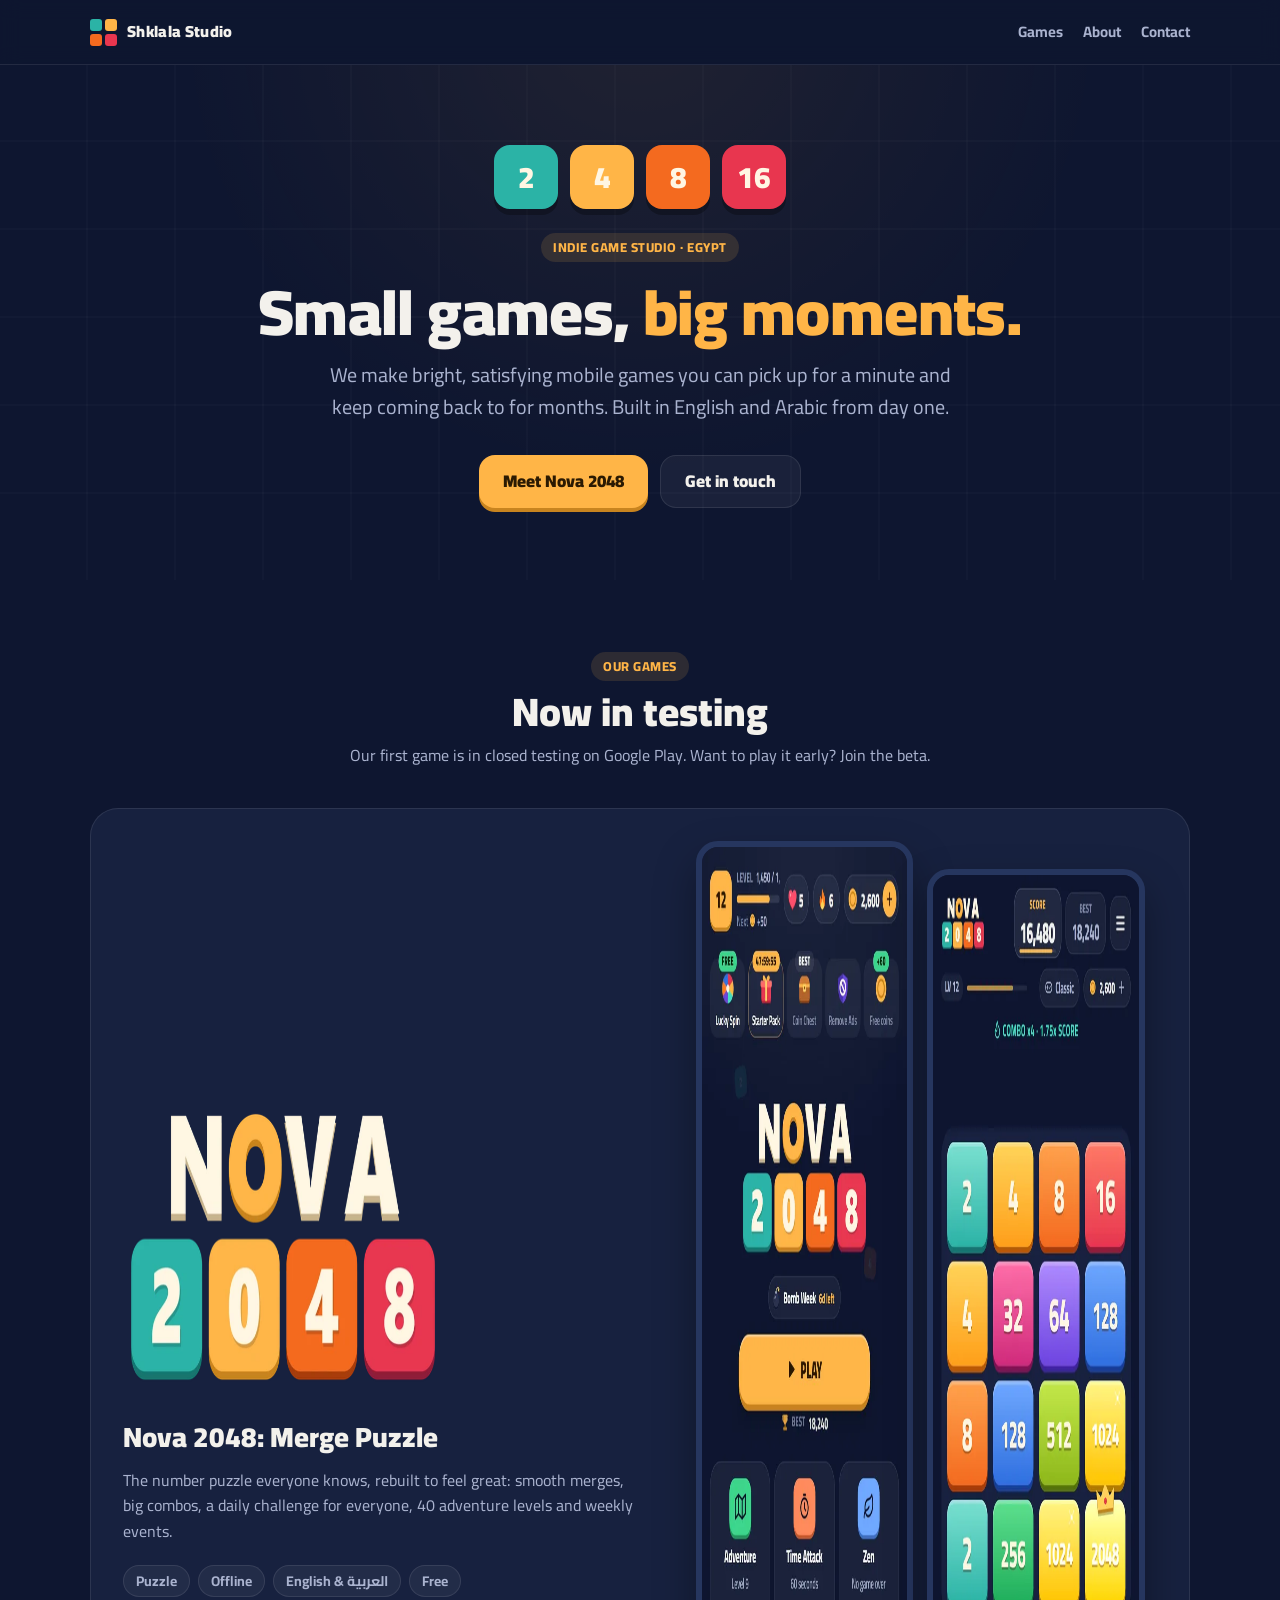
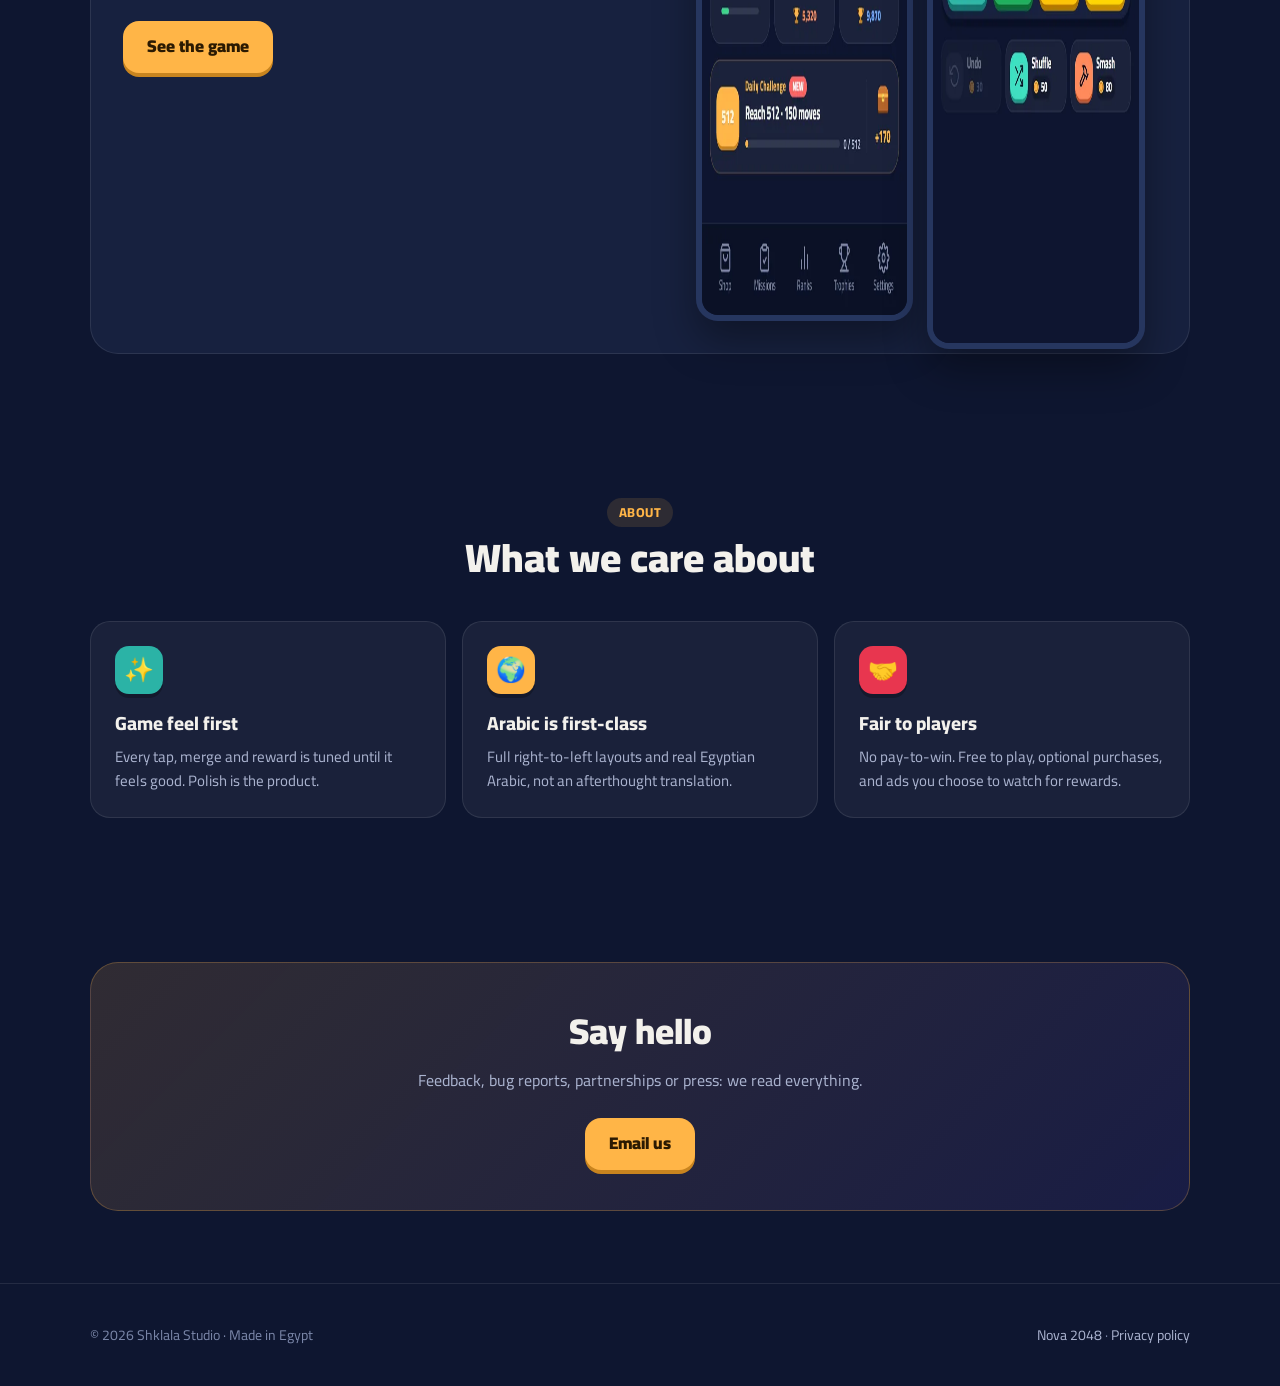
<file: index.html>
<!doctype html>
<html lang="en">
<head>
<meta charset="utf-8">
<meta name="viewport" content="width=device-width,initial-scale=1">
<title>Shklala Studio | Mobile games from Egypt</title>
<meta name="description" content="Shklala Studio is an independent game studio from Egypt making bright, satisfying mobile puzzle games. Meet Nova 2048.">
<meta property="og:title" content="Shklala Studio">
<meta property="og:description" content="Bright, satisfying mobile games from Egypt. Meet Nova 2048.">
<meta property="og:image" content="https://shklala.github.io/assets/nova-feature.png">
<meta name="theme-color" content="#0e1630">
<link rel="icon" href="nova2048/icon.png">
<link rel="preconnect" href="https://fonts.googleapis.com"><link rel="preconnect" href="https://fonts.gstatic.com" crossorigin>
<link href="https://fonts.googleapis.com/css2?family=Cairo:wght@400;600;700;800;900&display=swap" rel="stylesheet">
<link rel="stylesheet" href="assets/site.css">
</head>
<body>
<header class="top"><div class="wrap">
  <a class="brand" href="./"><span class="mark"><i></i><i></i><i></i><i></i></span>Shklala Studio</a>
  <nav class="nav"><a href="#games">Games</a><a href="#about">About</a><a href="#contact">Contact</a></nav>
</div></header>

<main>
  <div class="hero grid-bg"><div class="wrap">
    <div class="tiles" aria-hidden="true"><span>2</span><span>4</span><span>8</span><span>16</span></div>
    <span class="badge">INDIE GAME STUDIO · EGYPT</span>
    <h1>Small games, <em>big moments.</em></h1>
    <p class="lead">We make bright, satisfying mobile games you can pick up for a minute and keep coming back to for months. Built in English and Arabic from day one.</p>
    <div class="cta-row">
      <a class="btn" href="nova2048/">Meet Nova 2048</a>
      <a class="btn alt" href="#contact">Get in touch</a>
    </div>
  </div></div>

  <section id="games"><div class="wrap">
    <div class="sec-head"><span class="badge">OUR GAMES</span><h2>Now in testing</h2><p>Our first game is in closed testing on Google Play. Want to play it early? Join the beta.</p></div>
    <article class="game">
      <div>
        <img class="logo" src="assets/nova-logo.webp" alt="Nova 2048" width="600" height="305">
        <h3>Nova 2048: Merge Puzzle</h3>
        <p>The number puzzle everyone knows, rebuilt to feel great: smooth merges, big combos, a daily challenge for everyone, 40 adventure levels and weekly events.</p>
        <div class="tags"><span>Puzzle</span><span>Offline</span><span>English &amp; العربية</span><span>Free</span></div>
        <a class="btn" href="nova2048/">See the game</a>
      </div>
      <div class="phones">
        <img src="nova2048/shots/01-home.webp" alt="Nova 2048 home screen" loading="lazy" width="540" height="1080">
        <img src="nova2048/shots/02-gameplay.webp" alt="Nova 2048 gameplay" loading="lazy" width="540" height="1080">
      </div>
    </article>
  </div></section>

  <section id="about"><div class="wrap">
    <div class="sec-head"><span class="badge">ABOUT</span><h2>What we care about</h2></div>
    <div class="features">
      <div class="feat"><div class="ic" style="background:var(--teal)">✨</div><h3>Game feel first</h3><p>Every tap, merge and reward is tuned until it feels good. Polish is the product.</p></div>
      <div class="feat"><div class="ic" style="background:var(--accent)">🌍</div><h3>Arabic is first-class</h3><p>Full right-to-left layouts and real Egyptian Arabic, not an afterthought translation.</p></div>
      <div class="feat"><div class="ic" style="background:var(--red)">🤝</div><h3>Fair to players</h3><p>No pay-to-win. Free to play, optional purchases, and ads you choose to watch for rewards.</p></div>
    </div>
  </div></section>

  <section id="contact"><div class="wrap">
    <div class="panel">
      <h2>Say hello</h2>
      <p>Feedback, bug reports, partnerships or press: we read everything.</p>
      <a class="btn" href="mailto:omar55138@gmail.com?subject=Shklala%20Studio">Email us</a>
    </div>
  </div></section>
</main>

<footer><div class="wrap">
  <span>© 2026 Shklala Studio · Made in Egypt</span>
  <span><a href="nova2048/">Nova 2048</a> · <a href="nova2048/privacy.html">Privacy policy</a></span>
</div></footer>
</body>
</html>
</file>
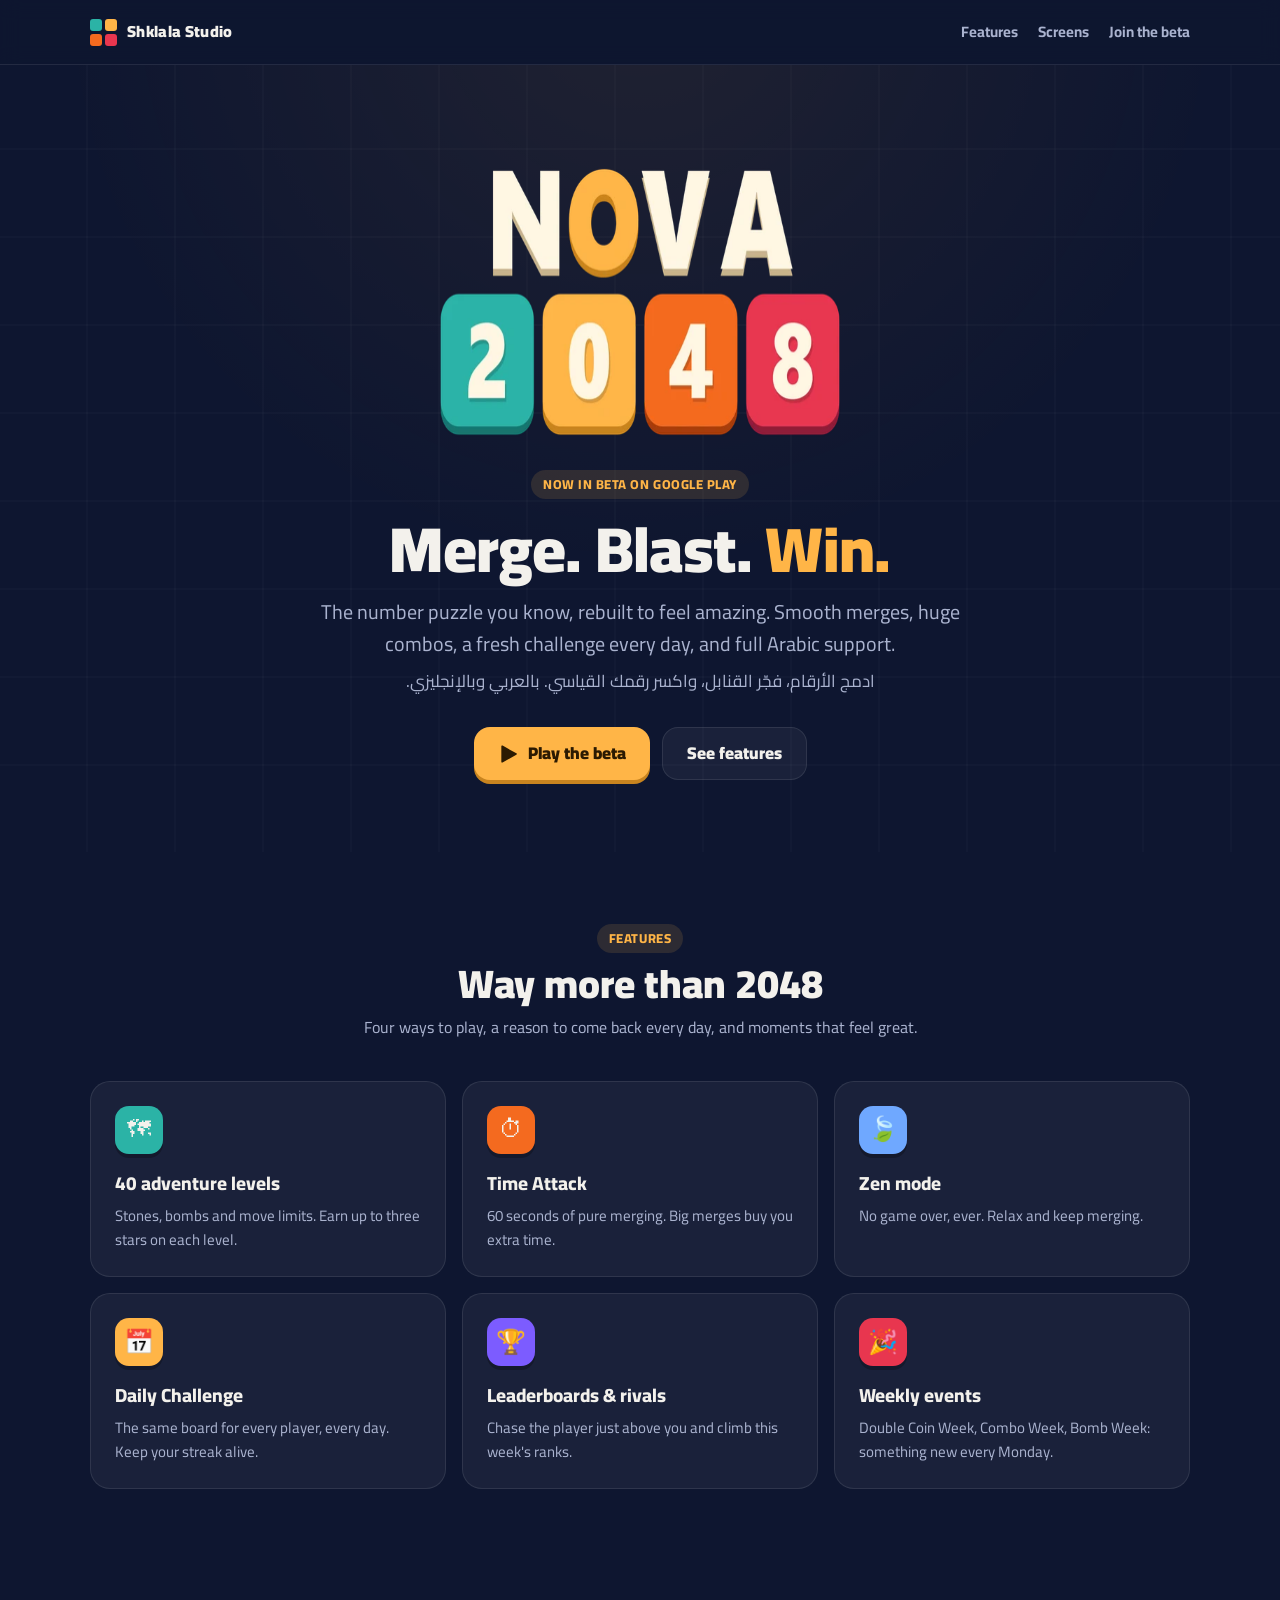
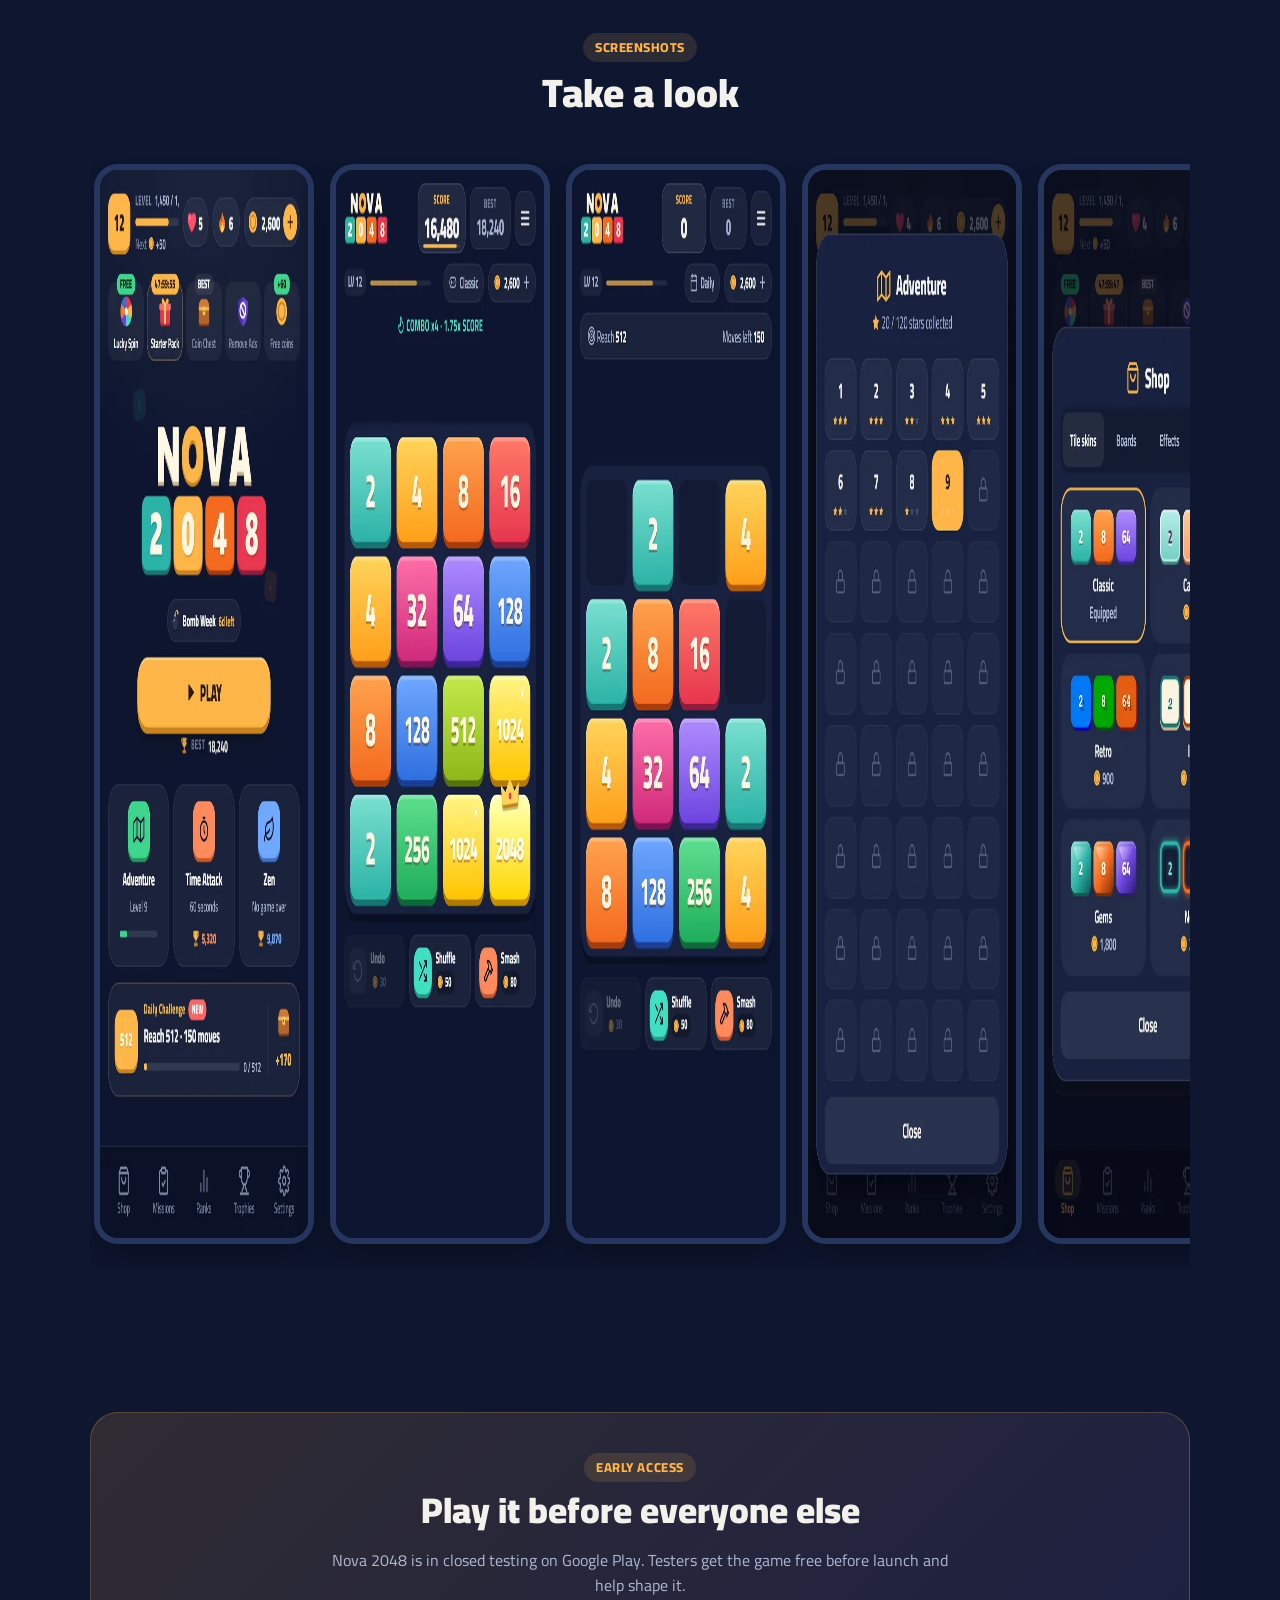
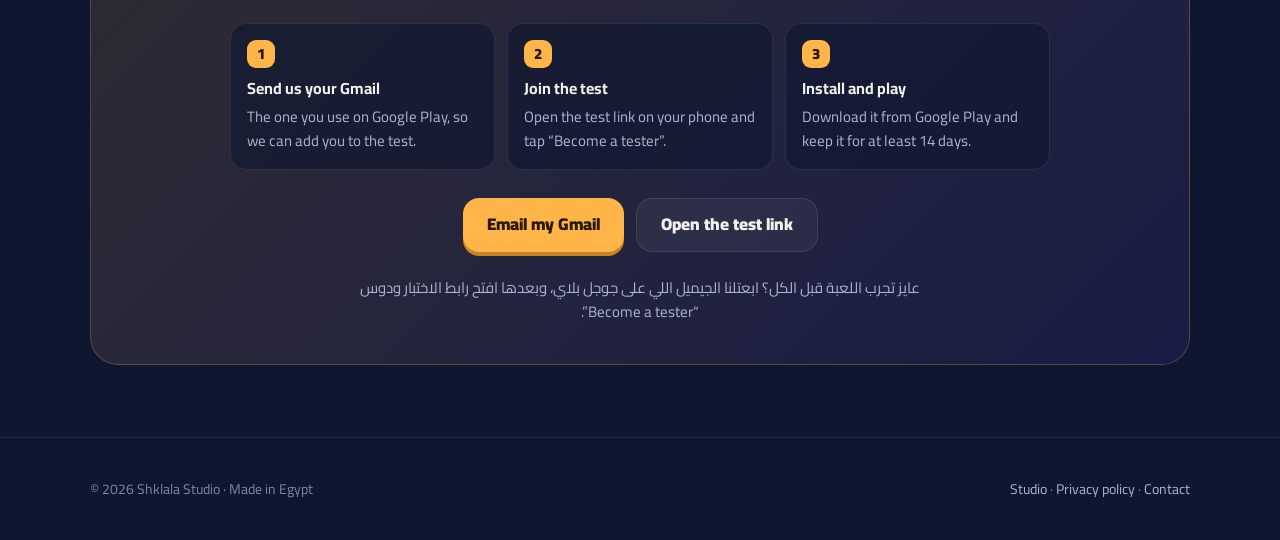
<file: nova2048/index.html>
<!doctype html>
<html lang="en">
<head>
<meta charset="utf-8">
<meta name="viewport" content="width=device-width,initial-scale=1">
<title>Nova 2048: Merge Puzzle | Shklala Studio</title>
<meta name="description" content="Nova 2048 is a bright, satisfying merge puzzle: smooth combos, a daily challenge, 40 adventure levels, weekly events and full Arabic support. Join the beta on Google Play.">
<meta property="og:title" content="Nova 2048: Merge Puzzle">
<meta property="og:description" content="Merge tiles, blast bombs and climb the ranks. Join the beta on Google Play.">
<meta property="og:image" content="https://shklala.github.io/assets/nova-feature.png">
<meta name="theme-color" content="#0e1630">
<link rel="icon" href="icon.png">
<link rel="preconnect" href="https://fonts.googleapis.com"><link rel="preconnect" href="https://fonts.gstatic.com" crossorigin>
<link href="https://fonts.googleapis.com/css2?family=Cairo:wght@400;600;700;800;900&display=swap" rel="stylesheet">
<link rel="stylesheet" href="../assets/site.css">
</head>
<body>
<header class="top"><div class="wrap">
  <a class="brand" href="../"><span class="mark"><i></i><i></i><i></i><i></i></span>Shklala Studio</a>
  <nav class="nav"><a href="#features">Features</a><a href="#screens">Screens</a><a href="#beta">Join the beta</a></nav>
</div></header>

<main>
  <div class="hero grid-bg"><div class="wrap">
    <img src="../assets/nova-logo.webp" alt="Nova 2048" width="600" height="305" style="width:min(420px,86%);margin:0 auto 20px">
    <span class="badge">NOW IN BETA ON GOOGLE PLAY</span>
    <h1>Merge. Blast. <em>Win.</em></h1>
    <p class="lead">The number puzzle you know, rebuilt to feel amazing. Smooth merges, huge combos, a fresh challenge every day, and full Arabic support.</p>
    <p class="lead ar" dir="rtl" lang="ar" style="margin-top:8px;font-size:17px">ادمج الأرقام، فجّر القنابل، واكسر رقمك القياسي. بالعربي وبالإنجليزي.</p>
    <div class="cta-row">
      <a class="btn" href="#beta"><svg viewBox="0 0 24 24" fill="currentColor" aria-hidden="true"><path d="M4 2.8v18.4a1 1 0 0 0 1.5.86L22 12.9a1 1 0 0 0 0-1.72L5.5 1.94A1 1 0 0 0 4 2.8z"/></svg>Play the beta</a>
      <a class="btn alt" href="#features">See features</a>
    </div>
  </div></div>

  <section id="features"><div class="wrap">
    <div class="sec-head"><span class="badge">FEATURES</span><h2>Way more than 2048</h2><p>Four ways to play, a reason to come back every day, and moments that feel great.</p></div>
    <div class="features">
      <div class="feat"><div class="ic" style="background:var(--teal)">🗺</div><h3>40 adventure levels</h3><p>Stones, bombs and move limits. Earn up to three stars on each level.</p></div>
      <div class="feat"><div class="ic" style="background:var(--orange)">⏱</div><h3>Time Attack</h3><p>60 seconds of pure merging. Big merges buy you extra time.</p></div>
      <div class="feat"><div class="ic" style="background:#6fa8ff">🍃</div><h3>Zen mode</h3><p>No game over, ever. Relax and keep merging.</p></div>
      <div class="feat"><div class="ic" style="background:var(--accent)">📅</div><h3>Daily Challenge</h3><p>The same board for every player, every day. Keep your streak alive.</p></div>
      <div class="feat"><div class="ic" style="background:var(--violet)">🏆</div><h3>Leaderboards &amp; rivals</h3><p>Chase the player just above you and climb this week's ranks.</p></div>
      <div class="feat"><div class="ic" style="background:var(--red)">🎉</div><h3>Weekly events</h3><p>Double Coin Week, Combo Week, Bomb Week: something new every Monday.</p></div>
    </div>
  </div></section>

  <section id="screens"><div class="wrap">
    <div class="sec-head"><span class="badge">SCREENSHOTS</span><h2>Take a look</h2></div>
    <div class="shots">
      <img src="shots/01-home.webp" alt="Home screen with level, rewards and game modes" loading="lazy" width="540" height="1080">
      <img src="shots/02-gameplay.webp" alt="Gameplay with a big combo" loading="lazy" width="540" height="1080">
      <img src="shots/03-daily.webp" alt="Daily Challenge" loading="lazy" width="540" height="1080">
      <img src="shots/04-adventure.webp" alt="Adventure level map" loading="lazy" width="540" height="1080">
      <img src="shots/05-effects.webp" alt="Tile skins shop" loading="lazy" width="540" height="1080">
      <img src="shots/06-arabic.webp" alt="Home screen in Arabic" loading="lazy" width="540" height="1080">
    </div>
  </div></section>

  <section id="beta"><div class="wrap">
    <div class="panel">
      <span class="badge">EARLY ACCESS</span>
      <h2>Play it before everyone else</h2>
      <p>Nova 2048 is in closed testing on Google Play. Testers get the game free before launch and help shape it.</p>
      <div class="steps">
        <div><span class="n">1</span><b>Send us your Gmail</b>The one you use on Google Play, so we can add you to the test.</div>
        <div><span class="n">2</span><b>Join the test</b>Open the test link on your phone and tap “Become a tester”.</div>
        <div><span class="n">3</span><b>Install and play</b>Download it from Google Play and keep it for at least 14 days.</div>
      </div>
      <div class="cta-row" style="display:flex;flex-wrap:wrap;gap:12px;justify-content:center">
        <a class="btn" href="mailto:omar55138@gmail.com?subject=Nova%202048%20beta%20tester&body=Hi!%20Please%20add%20me%20to%20the%20Nova%202048%20test.%20My%20Google%20Play%20Gmail%20is%3A%20">Email my Gmail</a>
        <a class="btn alt" href="https://play.google.com/apps/testing/com.shklala.nova2048">Open the test link</a>
      </div>
      <p class="ar" dir="rtl" lang="ar" style="margin:24px auto 0;font-size:15px">عايز تجرب اللعبة قبل الكل؟ ابعتلنا الجيميل اللي على جوجل بلاي، وبعدها افتح رابط الاختبار ودوس “Become a tester”.</p>
    </div>
  </div></section>
</main>

<footer><div class="wrap">
  <span>© 2026 Shklala Studio · Made in Egypt</span>
  <span><a href="../">Studio</a> · <a href="privacy.html">Privacy policy</a> · <a href="mailto:omar55138@gmail.com">Contact</a></span>
</div></footer>
</body>
</html>
</file>
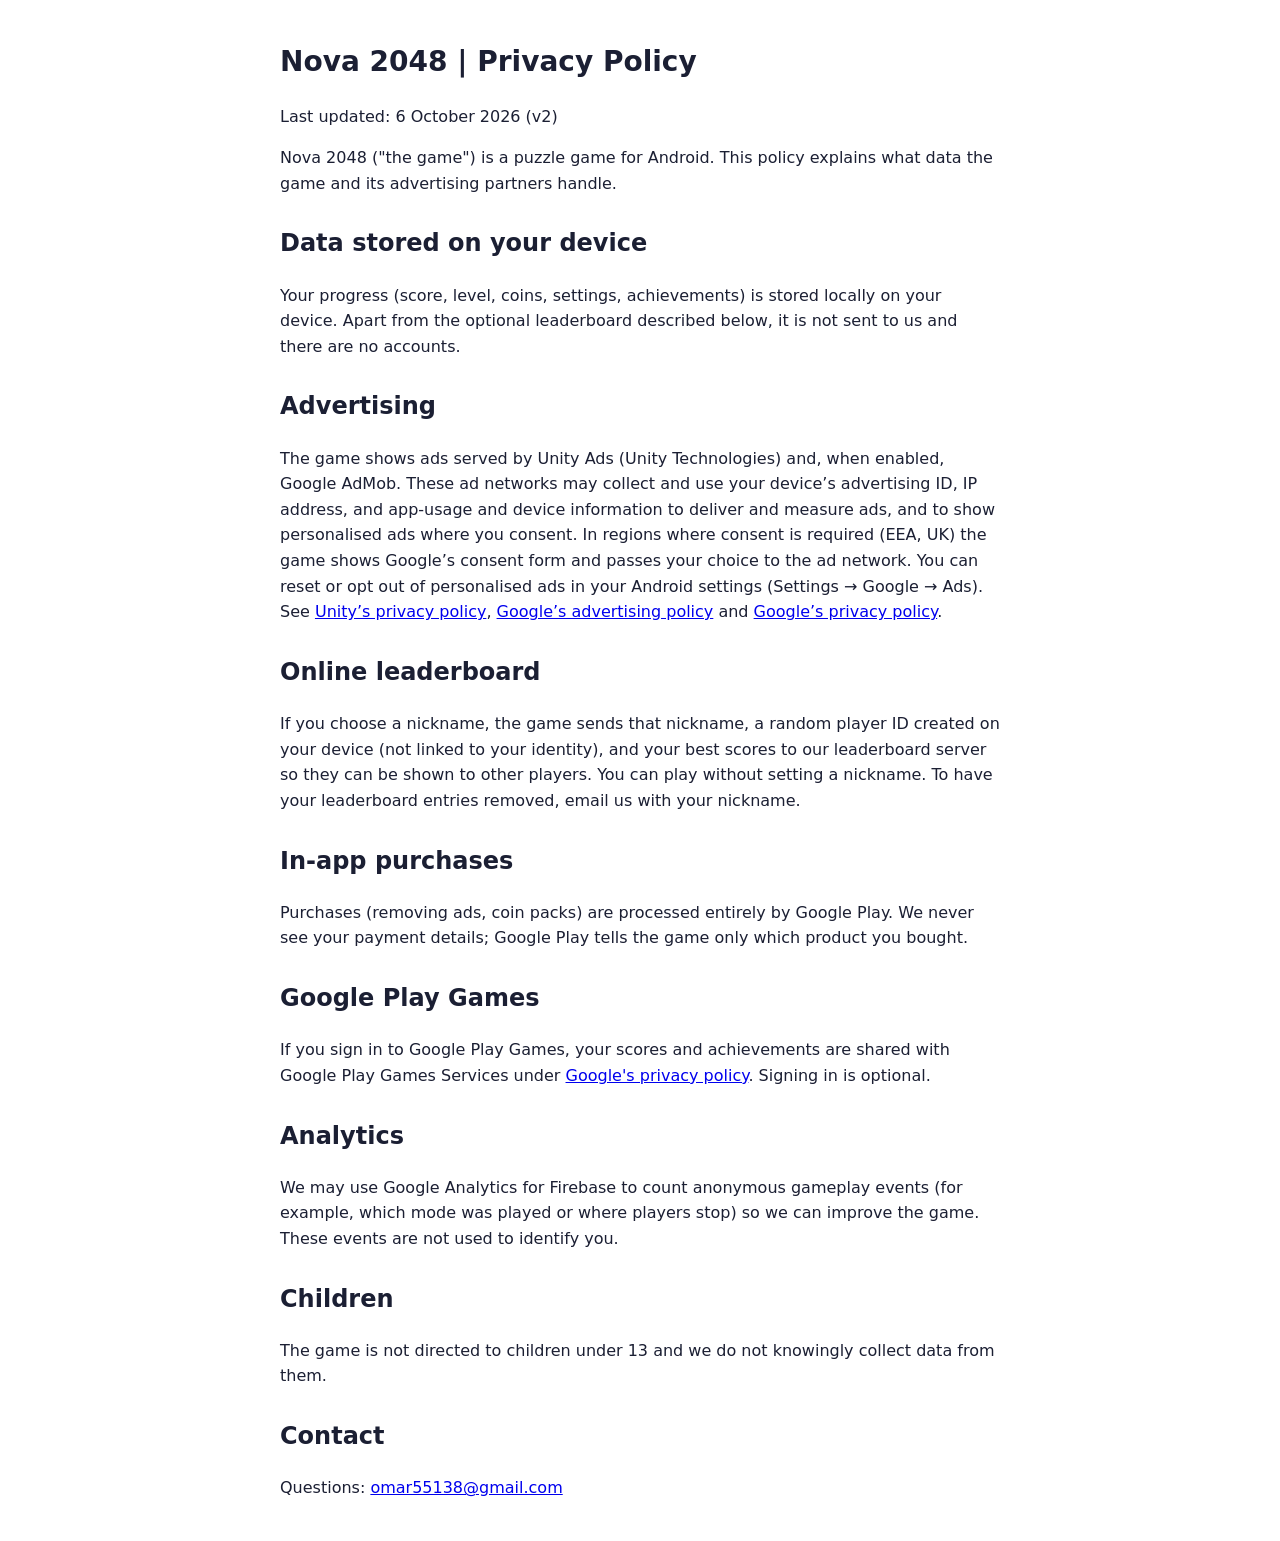
<file: nova2048/privacy.html>
<!doctype html><html lang="en"><head><meta charset="utf-8"><meta name="viewport" content="width=device-width,initial-scale=1">
<title>Nova 2048 | Privacy Policy</title>
<style>body{font:16px/1.6 system-ui,sans-serif;max-width:720px;margin:40px auto;padding:0 16px;color:#1b1f33}h1{font-size:28px}h2{margin-top:28px}</style></head><body>
<h1>Nova 2048 | Privacy Policy</h1>
<p>Last updated: 6 October 2026 (v2)</p>
<p>Nova 2048 ("the game") is a puzzle game for Android. This policy explains what data the game and its advertising partners handle.</p>
<h2>Data stored on your device</h2>
<p>Your progress (score, level, coins, settings, achievements) is stored locally on your device. Apart from the optional leaderboard described below, it is not sent to us and there are no accounts.</p>
<h2>Advertising</h2>
<p>The game shows ads served by Unity Ads (Unity Technologies) and, when enabled, Google AdMob. These ad networks may collect and use your device’s advertising ID, IP address, and app-usage and device information to deliver and measure ads, and to show personalised ads where you consent. In regions where consent is required (EEA, UK) the game shows Google’s consent form and passes your choice to the ad network. You can reset or opt out of personalised ads in your Android settings (Settings → Google → Ads). See <a href="https://unity.com/legal/privacy-policy">Unity’s privacy policy</a>, <a href="https://policies.google.com/technologies/ads">Google’s advertising policy</a> and <a href="https://policies.google.com/privacy">Google’s privacy policy</a>.</p>
<h2>Online leaderboard</h2>
<p>If you choose a nickname, the game sends that nickname, a random player ID created on your device (not linked to your identity), and your best scores to our leaderboard server so they can be shown to other players. You can play without setting a nickname. To have your leaderboard entries removed, email us with your nickname.</p>
<h2>In-app purchases</h2>
<p>Purchases (removing ads, coin packs) are processed entirely by Google Play. We never see your payment details; Google Play tells the game only which product you bought.</p>
<h2>Google Play Games</h2>
<p>If you sign in to Google Play Games, your scores and achievements are shared with Google Play Games Services under <a href="https://policies.google.com/privacy">Google's privacy policy</a>. Signing in is optional.</p>
<h2>Analytics</h2>
<p>We may use Google Analytics for Firebase to count anonymous gameplay events (for example, which mode was played or where players stop) so we can improve the game. These events are not used to identify you.</p>
<h2>Children</h2>
<p>The game is not directed to children under 13 and we do not knowingly collect data from them.</p>
<h2>Contact</h2>
<p>Questions: <a href="mailto:omar55138@gmail.com">omar55138@gmail.com</a></p>
</body></html>
</file>
<file: assets/site.css>
/* Shklala Studio — shared styles. Same palette as Nova 2048: midnight board, cream text, amber accent, tile colours. */
:root{
  --bg:#0e1630; --bg2:#17213f; --surface:rgba(255,255,255,.05); --line:rgba(255,255,255,.09);
  --text:#f3f1ec; --text-2:#aab3cf; --text-3:#7a86a8; --accent:#ffb547; --accent-lip:#c8841f; --ink:#2b1a02;
  --teal:#2bb3a6; --orange:#f46a1f; --red:#e8364f; --violet:#7c5cff;
  --r:20px; --font:"Cairo",system-ui,-apple-system,"Segoe UI",Roboto,sans-serif;
}
*{box-sizing:border-box}
html{scroll-behavior:smooth}
body{margin:0;font:16px/1.6 var(--font);color:var(--text);background:var(--bg);-webkit-font-smoothing:antialiased}
a{color:var(--accent);text-decoration:none}
a:hover{text-decoration:underline}
img{max-width:100%;display:block}
.wrap{width:min(1100px,100% - 32px);margin-inline:auto}

/* faint board grid behind the hero */
.grid-bg{position:relative;overflow:hidden}
.grid-bg::before{content:"";position:absolute;inset:0;pointer-events:none;opacity:.55;
  background:radial-gradient(circle at 50% -10%,rgba(255,181,71,.14),transparent 55%),
    repeating-linear-gradient(0deg,transparent 0 86px,rgba(255,255,255,.035) 86px 88px),
    repeating-linear-gradient(90deg,transparent 0 86px,rgba(255,255,255,.035) 86px 88px)}
.grid-bg>*{position:relative}

/* header */
.top{position:sticky;top:0;z-index:10;background:rgba(14,22,48,.82);backdrop-filter:blur(10px);border-bottom:1px solid var(--line)}
.top .wrap{display:flex;align-items:center;gap:16px;min-height:64px}
.brand{display:flex;align-items:center;gap:10px;color:var(--text);font-weight:900;letter-spacing:.02em}
.brand:hover{text-decoration:none}
.mark{display:grid;grid-template-columns:repeat(2,12px);gap:3px}
.mark i{width:12px;height:12px;border-radius:3px;display:block}
.mark i:nth-child(1){background:var(--teal)}.mark i:nth-child(2){background:var(--accent)}
.mark i:nth-child(3){background:var(--orange)}.mark i:nth-child(4){background:var(--red)}
.nav{margin-inline-start:auto;display:flex;gap:20px;font-weight:700;font-size:15px}
.nav a{color:var(--text-2)}
.nav a:hover{color:var(--text);text-decoration:none}

/* buttons */
.btn{display:inline-flex;align-items:center;justify-content:center;gap:10px;min-height:52px;padding:12px 24px;border-radius:16px;
  background:var(--accent);color:var(--ink);font-weight:900;font-size:17px;box-shadow:0 4px 0 var(--accent-lip);transition:transform .1s,box-shadow .1s}
.btn:hover{text-decoration:none;transform:translateY(-1px)}
.btn:active{transform:translateY(3px);box-shadow:0 1px 0 var(--accent-lip)}
.btn.alt{background:var(--surface);color:var(--text);border:1px solid var(--line);box-shadow:none}
.btn svg{width:20px;height:20px}
.badge{display:inline-flex;align-items:center;gap:6px;padding:4px 12px;border-radius:999px;background:rgba(255,181,71,.13);color:var(--accent);font-weight:800;font-size:13px;letter-spacing:.04em}

/* hero */
.hero{padding:80px 0 72px;text-align:center}
.hero h1{margin:16px 0 12px;font-size:clamp(36px,6vw,64px);line-height:1.08;font-weight:900;letter-spacing:-.01em}
.hero h1 em{font-style:normal;color:var(--accent)}
.hero p.lead{margin:0 auto;max-width:640px;font-size:clamp(17px,2.2vw,20px);color:var(--text-2)}
.hero .cta-row{display:flex;flex-wrap:wrap;justify-content:center;gap:12px;margin-top:32px}
.tiles{display:flex;justify-content:center;gap:12px;margin:0 auto 24px}
.tiles span{display:grid;place-items:center;width:64px;height:64px;border-radius:16px;font-weight:900;font-size:30px;color:#fff6e3;
  box-shadow:0 6px 0 rgba(0,0,0,.28);animation:pop .7s cubic-bezier(.3,1.5,.5,1) backwards}
.tiles span:nth-child(1){background:var(--teal)}.tiles span:nth-child(2){background:var(--accent);animation-delay:.08s}
.tiles span:nth-child(3){background:var(--orange);animation-delay:.16s}.tiles span:nth-child(4){background:var(--red);animation-delay:.24s}
@keyframes pop{0%{transform:translateY(-24px) scale(.5);opacity:0}100%{transform:none;opacity:1}}

/* sections */
section{padding:72px 0}
.sec-head{text-align:center;margin-bottom:40px}
.sec-head h2{margin:8px 0 8px;font-size:clamp(28px,4vw,40px);font-weight:900;line-height:1.15}
.sec-head p{margin:0 auto;max-width:600px;color:var(--text-2)}

/* game card (studio page) */
.game{display:grid;grid-template-columns:1.1fr 1fr;gap:40px;align-items:center;padding:32px;border-radius:28px;background:var(--bg2);border:1px solid var(--line)}
.game img.logo{width:min(320px,100%)}
.game h3{margin:20px 0 8px;font-size:28px;font-weight:900}
.game p{color:var(--text-2);margin:0 0 20px}
.game .phones{display:flex;gap:14px;justify-content:center}
.game .phones img{width:46%;max-width:220px;border-radius:22px;border:6px solid #26365f;box-shadow:0 20px 40px rgba(0,0,0,.35)}
.game .phones img:nth-child(2){transform:translateY(28px)}
.tags{display:flex;flex-wrap:wrap;gap:8px;margin-bottom:24px}
.tags span{padding:4px 12px;border-radius:999px;background:var(--surface);border:1px solid var(--line);font-size:14px;font-weight:700;color:var(--text-2)}

/* feature grid */
.features{display:grid;grid-template-columns:repeat(3,1fr);gap:16px}
.feat{padding:24px;border-radius:var(--r);background:var(--surface);border:1px solid var(--line)}
.feat .ic{display:grid;place-items:center;width:48px;height:48px;border-radius:14px;margin-bottom:14px;font-size:24px;box-shadow:0 4px 0 rgba(0,0,0,.25)}
.feat h3{margin:0 0 6px;font-size:19px;font-weight:800}
.feat p{margin:0;color:var(--text-2);font-size:15px}

/* screenshot strip */
.shots{display:flex;gap:16px;overflow-x:auto;padding:8px 4px 24px;scroll-snap-type:x mandatory;scrollbar-width:thin}
.shots img{flex:none;width:220px;border-radius:24px;border:6px solid #26365f;scroll-snap-align:center;box-shadow:0 16px 32px rgba(0,0,0,.3)}

/* beta / contact panel */
.panel{padding:40px;border-radius:28px;text-align:center;background:linear-gradient(135deg,rgba(255,181,71,.14),rgba(124,92,255,.10));border:1px solid rgba(255,181,71,.25)}
.panel h2{margin:0 0 8px;font-size:clamp(26px,3.5vw,36px);font-weight:900}
.panel p{margin:0 auto 24px;max-width:620px;color:var(--text-2)}
.steps{display:grid;grid-template-columns:repeat(3,1fr);gap:12px;margin:0 auto 28px;max-width:820px;text-align:start}
.steps div{padding:16px;border-radius:16px;background:rgba(14,22,48,.6);border:1px solid var(--line);font-size:15px;color:var(--text-2)}
.steps b{display:block;color:var(--text);font-size:16px;margin-bottom:4px}
.steps .n{display:inline-grid;place-items:center;width:28px;height:28px;border-radius:9px;background:var(--accent);color:var(--ink);font-weight:900;margin-bottom:8px}

/* footer */
footer{padding:40px 0;border-top:1px solid var(--line);color:var(--text-3);font-size:14px}
footer .wrap{display:flex;flex-wrap:wrap;gap:16px;align-items:center;justify-content:space-between}
footer a{color:var(--text-2)}

[dir=rtl] .ar{font-family:var(--font)}
.ar{font-family:"Cairo",sans-serif}

@media (max-width:820px){
  .game{grid-template-columns:1fr;padding:24px;text-align:center}
  .game .tags{justify-content:center}
  .features,.steps{grid-template-columns:1fr}
  .nav{gap:14px;font-size:14px}
  .hero{padding:56px 0 48px}
  section{padding:56px 0}
  .panel{padding:28px 20px}
}
@media (prefers-reduced-motion:reduce){ .tiles span{animation:none} html{scroll-behavior:auto} }
.brand,.nav a{white-space:nowrap}
@media (max-width:560px){ .nav a:not(:last-child){display:none} .nav a:last-child{color:var(--accent)} }
</file>
